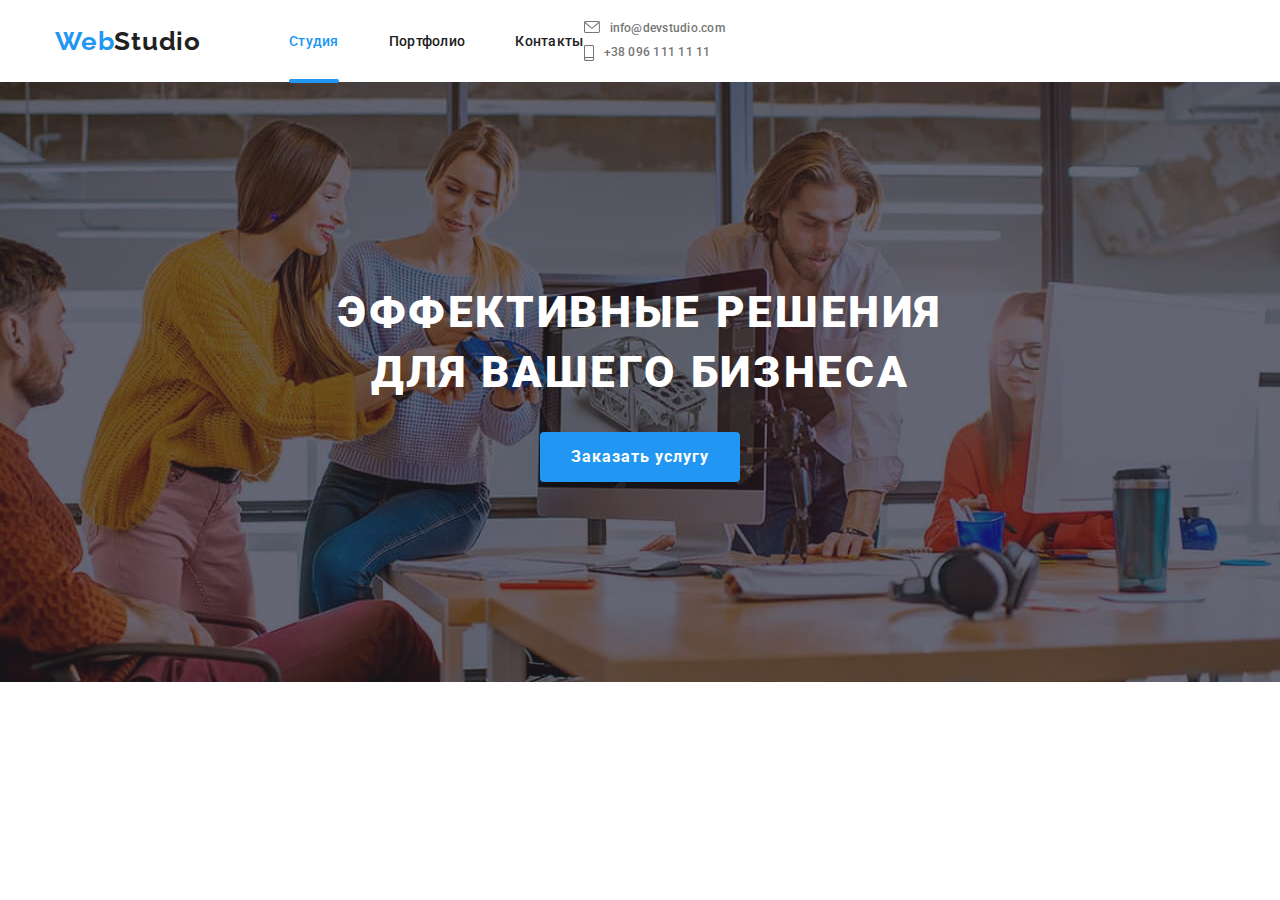
<file: index.html>
<!DOCTYPE html>
<html lang="ru">
<head>
    <meta charset="UTF-8">
    <meta http-equiv="X-UA-Compatible" content="IE=edge">
    <meta name="viewport" content="width=device-width, initial-scale=1.0">
    <link href="https://fonts.googleapis.com/css2?family=Raleway:wght@700&family=Roboto:wght@400;500;700;900&display=swap"
        rel="stylesheet">
    <title>Домашнее задание</title>
    <link rel="stylesheet" href="https://cdnjs.cloudflare.com/ajax/libs/modern-normalize/1.1.0/modern-normalize.min.css">
    <link rel="stylesheet" href="./css/main.min.css">
</head>
<body>
    <!--Шапка-->
    <header class="pege-header">
        <div class="container wrapper-content">
            <a href="" lang="en" class="logo is-open"><span class="logo__web">Web</span>Studio</a>
        <div class="mobile-menu "data-menu data-menu-open>
        
        <nav class="navigation">
            <ul class="site-nav list">
                <li class="site-nav__item"><a href="" class="site-nav__link active">Студия</a></li>
                <li class="site-nav__item"><a href="./portfolio.html" class="site-nav__link">Портфолио</a></li>
                <li class="site-nav__item"><a href="" class="site-nav__link">Контакты</a></li>
            </ul>
        </nav>
        <div class="contacts">
        <ul class="auth-nav list">
            <li class="auth-nav__item"> <a href="mailto:info@devstudio.com" class="auth-nav__link mail">
                <svg class="auth-nav__icon" width="16" height="12">
                  <use href="img/icons.svg#icon-envelope-hover"></use>
               </svg > 
                info@devstudio.com</a></li>
            <li class="auth-nav__item"> 
                <a href="tel:+380961111111" class="auth-nav__link">
                    <svg class="auth-nav__icon smartphone" width="10" height="16">
                        <use href="img/icons.svg#icon-smartphone"></use>
                    </svg>
                    +38 096 111 11 11</a>
            </li>
        </ul>
        
        <div class="header-networks">
            <ul class="header-networks__list list">
                <li class="header-networks__item">
                    <a href="" class="header-networks__link">Instagram</a>
                </li>
                <li class="header-networks__item">
                    <a href="" class="header-networks__link">Twitter</a>
                </li>
                <li class="header-networks__item">
                    <a href="" class="header-networks__link">Facebook</a>
                </li>
                <li class="header-networks__item">
                    <a href="" class="header-networks__link">LinkedIn</a>
                </li>
            </ul>
        </div>
      </div>
    </div>
    
    <button type="button" class="page-header__button" aria-expanded="false" data-menu-button data-menu-open>
        <svg width="40px" height="40px" aria-label="Переключатель мобильного меню">
            <use class="icon-cross" href="./img/icons.svg#icon-icon-cross"></use>
            <use class="icon-menu" href="./img/icons.svg#icon-menu"></use>
        </svg>
    </button>
    </div>
       
    </header>
    <!--Основной контент-->
    <main>  
        <!-- Секция герой-->
        <section class="hero  section overlay">
            <div class="container hero__container">
                <h1 class="hero__title">Эффективные решения для вашего бизнеса</h1>
                <button data-modal-open type="button" class=" btn ">Заказать услугу</button>
            </div>          
        </section> 
        <!--Секция приимущества -->
        <!-- <section class=" section">
            <div class="container">
              <ul class="list feature">
                <li class="feature__item">
                   <div class="feature__rectangle">
                       <svg class="feature__icon"width="70" height="70" >
                           <use href="img/icons.svg#icon-antenna-1"></use>
                       </svg>
                    </div>
                    <h3 class="feature__title">Внимание к деталям</h3>
                    <p class="feature__text">Идейные соображения, а также начало повседневной работы по формированию позиции.</p>
                </li>
                <li class="feature__item">
                     <div class="feature__rectangle">
                       <svg class="feature__icon" width="70" height="70">
                           <use href="img/icons.svg#icon-clock-1"></use>
                       </svg>
                    </div>
                    <h3 class="feature__title">Пунктуальность</h3>
                    <p class="feature__text">Задача организации, в особенности же рамки и место обучения кадров влечет за собой.</p>
                </li>
                <li class="feature__item">
                     <div class="feature__rectangle">
                       <svg class="feature__icon" width="70" height="70">
                           <use href="img/icons.svg#icon-diagram-1"></use>
                       </svg>
                    </div>
                    <h3 class="feature__title">Планирование</h3>
                    <p class="feature__text">Равным образом консультация с широким активом в значительной степени обуславливает.</p>
                </li>
                <li class="feature__item">
                     <div class="feature__rectangle">
                       <svg class="feature__icon" width="70" height="70">
                           <use href="img/icons.svg#icon-astronaut-1"></use>
                       </svg>
                    </div>
                    <h3 class="feature__title">Современные технологии</h3>
                    <p class="feature__text">Значимость этих проблем настолько очевидна, что реализация плановых заданий.</p>
                </li>
              </ul>
            </div>
        </section>
        <!--Чем мы занимаемся-->
        
        <!--Наша команда-->
        <!-- <section class="team section">
            <div class="container">
                <h2 class="second-title">Наша команда</h2>
                <ul class="list team__list">
                    <li class="team__card">
                        <img  src="./img/img.jpg" alt="мужчина в очках " width="100%">
                        <h3 class="team__title">Игорь Демьяненко</h3>
                        <p lang="en" class="team__text">Product Designer</p>
                        <ul class="networks list">
                            <li class="networks__item">
                                <a href="#" class="networks__link">
                                    <svg class="networks__icon" width="20" height="20">
                                        <use href="img/icons.svg#icon-instagram"></use>
                                    </svg>
                                </a>
                            </li>
                            <li class="networks__item">
                                <a href="#" class="networks__link">
                                    <svg class="networks__icon" width="20" height="20">
                                        <use  class="networks__icon" href="img/icons.svg#icon-twitter-1"></use>
                                    </svg>
                                </a>
                            </li>
                            <li class="networks__item">
                                <a href="#" class="networks__link">
                                    <svg class="networks__icon" width="20" height="20">
                                        <use href="img/icons.svg#icon-facebook-1"></use>
                                    </svg>
                                </a>
                            </li>
                            <li class="networks__item">
                                <a href="#" class="networks__link">
                                    <svg class="networks__icon" width="20" height="20">
                                        <use href="img/icons.svg#icon-linkedin-1"></use>
                                    </svg>
                                </a>
                            </li>
                        </ul>
                    </li>
                    <li class="team__card">
                        <img  src="./img/img(1).jpg" alt="женщина блондинка в очках" width="100%">
                        <h3 class="team__title">Ольга Репина</h3>
                        <p lang="en" class="team__text">Frontend Developer</p>
                        <ul class="networks list">
                            <li class="networks__item">
                                <a href="#" class="networks__link">
                                    <svg class="networks__icon" width="20" height="20">
                                        <use href="img/icons.svg#icon-instagram"></use>
                                    </svg>
                                </a>
                            </li>
                            <li class="networks__item">
                                <a href="#" class="networks__link">
                                    <svg class="networks__icon" width="20" height="20">
                                        <use href="img/icons.svg#icon-twitter-1"></use>
                                    </svg>
                                </a>
                            </li>
                            <li class="networks__item">
                                <a href="#" class="networks__link">
                                    <svg class="networks__icon" width="20" height="20">
                                        <use href="img/icons.svg#icon-facebook-1"></use>
                                    </svg>
                                </a>
                            </li>
                            <li class="networks__item">
                                <a href="#" class="networks__link">
                                    <svg class="networks__icon" width="20" height="20">
                                        <use href="img/icons.svg#icon-linkedin-1"></use>
                                    </svg>
                                </a>
                            </li>
                        </ul>
                    </li>
                    <li class="team__card">
                        <img  src="./img/img(2).jpg" alt="мужчина в сорочке" width="100%">
                        <h3 class="team__title">Николай Тарасов</h3>
                        <p lang="en" class="team__text">Marketing</p>
                        <ul class="networks list">
                            <li class="networks__item">
                                <a href="#" class="networks__link">
                                    <svg class="networks__icon" width="20" height="20">
                                        <use href="img/icons.svg#icon-instagram"></use>
                                    </svg>
                                </a>
                            </li>
                            <li class="networks__item">
                                <a href="#" class="networks__link">
                                    <svg class="networks__icon" width="20" height="20">
                                        <use class="networks-icon" href="img/icons.svg#icon-twitter-1"></use>
                                    </svg>
                                </a>
                            </li>
                            <li class="networks__item">
                                <a href="#" class="networks__link">
                                    <svg class="networks__icon" width="20" height="20">
                                        <use href="img/icons.svg#icon-facebook-1"></use>
                                    </svg>
                                </a>
                            </li>
                            <li class="networks__item">
                                <a href="#" class="networks__link">
                                    <svg class="networks__icon" width="20" height="20">
                                        <use href="img/icons.svg#icon-linkedin-1"></use>
                                    </svg>
                                </a>
                            </li>
                        </ul>
                    </li>
                    <li class="team__card">
                        <img  src="./img/img(3).jpg" alt="мужчина в очках на улице" width="100%">
                        <h3 class="team__title">Михаил Ермаков</h3>
                        <p lang="en" class="team__text">UI Designer</p>
                        <ul class="networks list">
                            <li class="networks__item">
                                <a href="#" class="networks__link">
                                    <svg class="networks__icon" width="20" height="20">
                                        <use href="img/icons.svg#icon-instagram"></use>
                                    </svg>
                                </a>
                            </li>
                            <li class="networks__item">
                                <a href="#" class="networks__link">
                                    <svg class="networks__icon" width="20" height="20">
                                        <use class="networks__icon" href="img/icons.svg#icon-twitter-1"></use>
                                    </svg>
                                </a>
                            </li>
                            <li class="networks__item">
                                <a href="#" class="networks__link">
                                    <svg class="networks__icon" width="20" height="20">
                                        <use href="img/icons.svg#icon-facebook-1"></use>
                                    </svg>
                                </a>
                            </li>
                            <li class="networks__item">
                                <a href="#" class="networks__link">
                                    <svg class="networks__icon" width="20" height="20">
                                        <use href="img/icons.svg#icon-linkedin-1"></use>
                                    </svg>
                                </a>
                            </li>
                        </ul>
                    </li>
                </ul>
            </div>            
        </section> -->
        <!-- Секция клиенты -->
        <!-- <section class="client section"> 
            <div class="container">
                <h2 class="second-title">Постоянные клиенты</h2>
                <ul class="client__list list">
                    <li class="client__item">
                        <a href="#" class="client__link" >
                            <svg class="client__icon" width="106" height="60">
                                <use href="img/icons.svg#icon-group"></use>
                            </svg>
                        </a>
                    </li>
                    <li class="client__item">
                        <a href="#" class="client__link">
                            <svg class="client__icon" width="106" height="60">
                                <use href="img/icons.svg#icon-group-1"></use>
                            </svg>
                        </a>
                    </li>
                    <li class="client__item">
                        <a href="#" class="client__link">
                            <svg class="client__icon" width="106" height="60">
                                <use href="img/icons.svg#icon-company"></use>
                            </svg>
                        </a>
                    </li>
                    <li class="client__item">
                        <a href="#" class="client__link">
                            <svg class="client__icon" width="106" height="60">
                                <use href="img/icons.svg#icon-foster-peters"></use>
                            </svg>
                        </a>
                    </li>
                    <li class="client__item">
                        <a href="#" class="client__link">
                            <svg class="client__icon" width="106" height="60">
                                <use href="img/icons.svg#icon-brend"></use>
                            </svg>
                        </a>
                    </li>
                    <li class="client__item">
                        <a href="#" class="client__link">
                            <svg class="client__icon" width="106" height="60">
                                <use href="img/icons.svg#icon-company3"></use>
                            </svg>
                        </a>
                    </li>
                </ul>
            </div>
        </section>  -->
    </main>
    <!--Подвал-->
    <!-- <footer class="footer ">
        <div class="container footer__container">
        <div class="footer__wrap">
            <a href="" lang="en" class="footer__logo logo"><span class="logo__web">Web</span>Studio</a>
            <address class="address">
                <ul class="list">
                    <li> <a href="" class="address__link address__link--color">г. Киев, пр-т Леси Украинки, 26</a></li>
                    <li> <a href="mailto:info@devstudio.com" class=" address__link address__link--font">info@devstudio.com</a></li>
                    <li> <a href="tel:+380961111111" class=" address__link address__link--font">+38 096 111 11 11</a></li>
                </ul>
            </address>
        </div>
        <div class="footer-networks">
            <h2 class="footer-networks__title">присоединяйтесь</h2>
                <ul class="footer-networks__list list">
                    <li class="footer-networks__item">
                        <a href="#" class="footer-networks__link">
                            <svg class="footer-networks__icon" width="20" height="20">
                                <use href="img/icons.svg#icon-instagram"></use>
                            </svg>
                        </a>
                    </li>
                    <li class="footer-networks__item">
                        <a href="#" class="footer-networks__link">
                            <svg class="footer-networks__icon" width="20" height="20">
                                <use href="img/icons.svg#icon-twitter-1"></use>
                            </svg>
                        </a>
                    </li>
                    <li class="footer-networks__item">
                        <a href="#" class="footer-networks__link">
                            <svg class="footer-networks__icon" width="20" height="20">
                                <use href="img/icons.svg#icon-facebook-1"></use>
                            </svg>
                        </a>
                    </li>
                    <li class="footer-networks__item">
                        <a href="#" class="footer-networks__link">
                            <svg class="footer-networks__icon" width="20" height="20">
                                <use href="img/icons.svg#icon-linkedin-1"></use>
                            </svg>
                        </a>
                    </li>
                </ul>
             </div>
             <form class="form-footer">
                 <div class="form-footer__grup">
                 <label class="form-footer__label" >
                     <span class="footer-networks__title">Подпишитесь на рассылку</span> 
                     <input type="email" name="mail-footer"  placeholder="E-mail" class="form-footer__input">
                </label>
                </div>
                 <button type="submit" class="form-footer__btn btn">
                     <svg class="form-fotter__icon">
                         <use href="img/icons.svg#icon-icon-send"></use>
                     </svg>
                      Подписаться</button>
             </form>
            </div>
    </footer>  -->
    <!-- <div data-modal class="backdrop is-hidden">
        <div class="modal">
            <button data-modal-close type="button" class="modal__button-close">
                <svg class="modal__icon" width=18px height=18px>
                    <use href="img/icons.svg#icon-icon-cross"></use>
                </svg>
            </button>
            <form class="modal-form">
                <h2 class="modal-form__title">Оставьте свои данные, мы вам перезвоним</h2>
                <div class="modal-form__grup">
                    <label for="name" class="modal-form__label">Имя</label>
                    <input type="text" name="user-name" id="name" class="modal-form__input">
                   <svg class="modal-form__icon" width="18" height="18">
                       <use href="img/icons.svg#icon-person-black-18dp-1"></use>
                   </svg>    
                </div>
                <div class="modal-form__grup">
                    <label for="phone" class="modal-form__label">Телефон</label>
                    <input type="tel" name="cell-phone" id="phone" class="modal-form__input">
                    <svg class="modal-form__icon" width="18" height="18">
                        <use href="img/icons.svg#icon-phone-black-18dp-1"></use>
                    </svg>
                </div>
                <div class="modal-form__grup">
                    <label for="mail" class="modal-form__label">Почта</label>
                    <input type="email" name="user-email" id="mail" class="modal-form__input">
                    <svg class="modal-form__icon" width="18" height="18">
                        <use href="img/icons.svg#icon-email-black-18dp-1"></use>
                    </svg>
                 </div>
                 <div class="modal-form__grup modal-form__grup--coments">
                     <label for="coment" class="modal-form__label">Комментарий</label>
                     <textarea class="modal-form__textarea" name="coments" id="coment"  rows="10" placeholder="Введите текст"></textarea>
                </div>
                <div class="checkbox">
                <label class="checkbox__label" for="conditions">
                    <input class="checkbox__input visually-hidden" type="checkbox" name="conditions" id="conditions">
                    <span class="checkbox__icon" ></span>
                    Соглашаюсь с рассылкой и принимаю 
                </label>
                    <a href="" class="checkbox__link">Условия договора</a>
                    </div>
                <button type="submit" class="modal-form__btn btn"> Отправить</button>

            </form>
        </div>
    </div> -->
    <script src="./js/modal.js"></script>
    <script src="./js/menu.js"></script>  
</body>
</html>
</file>
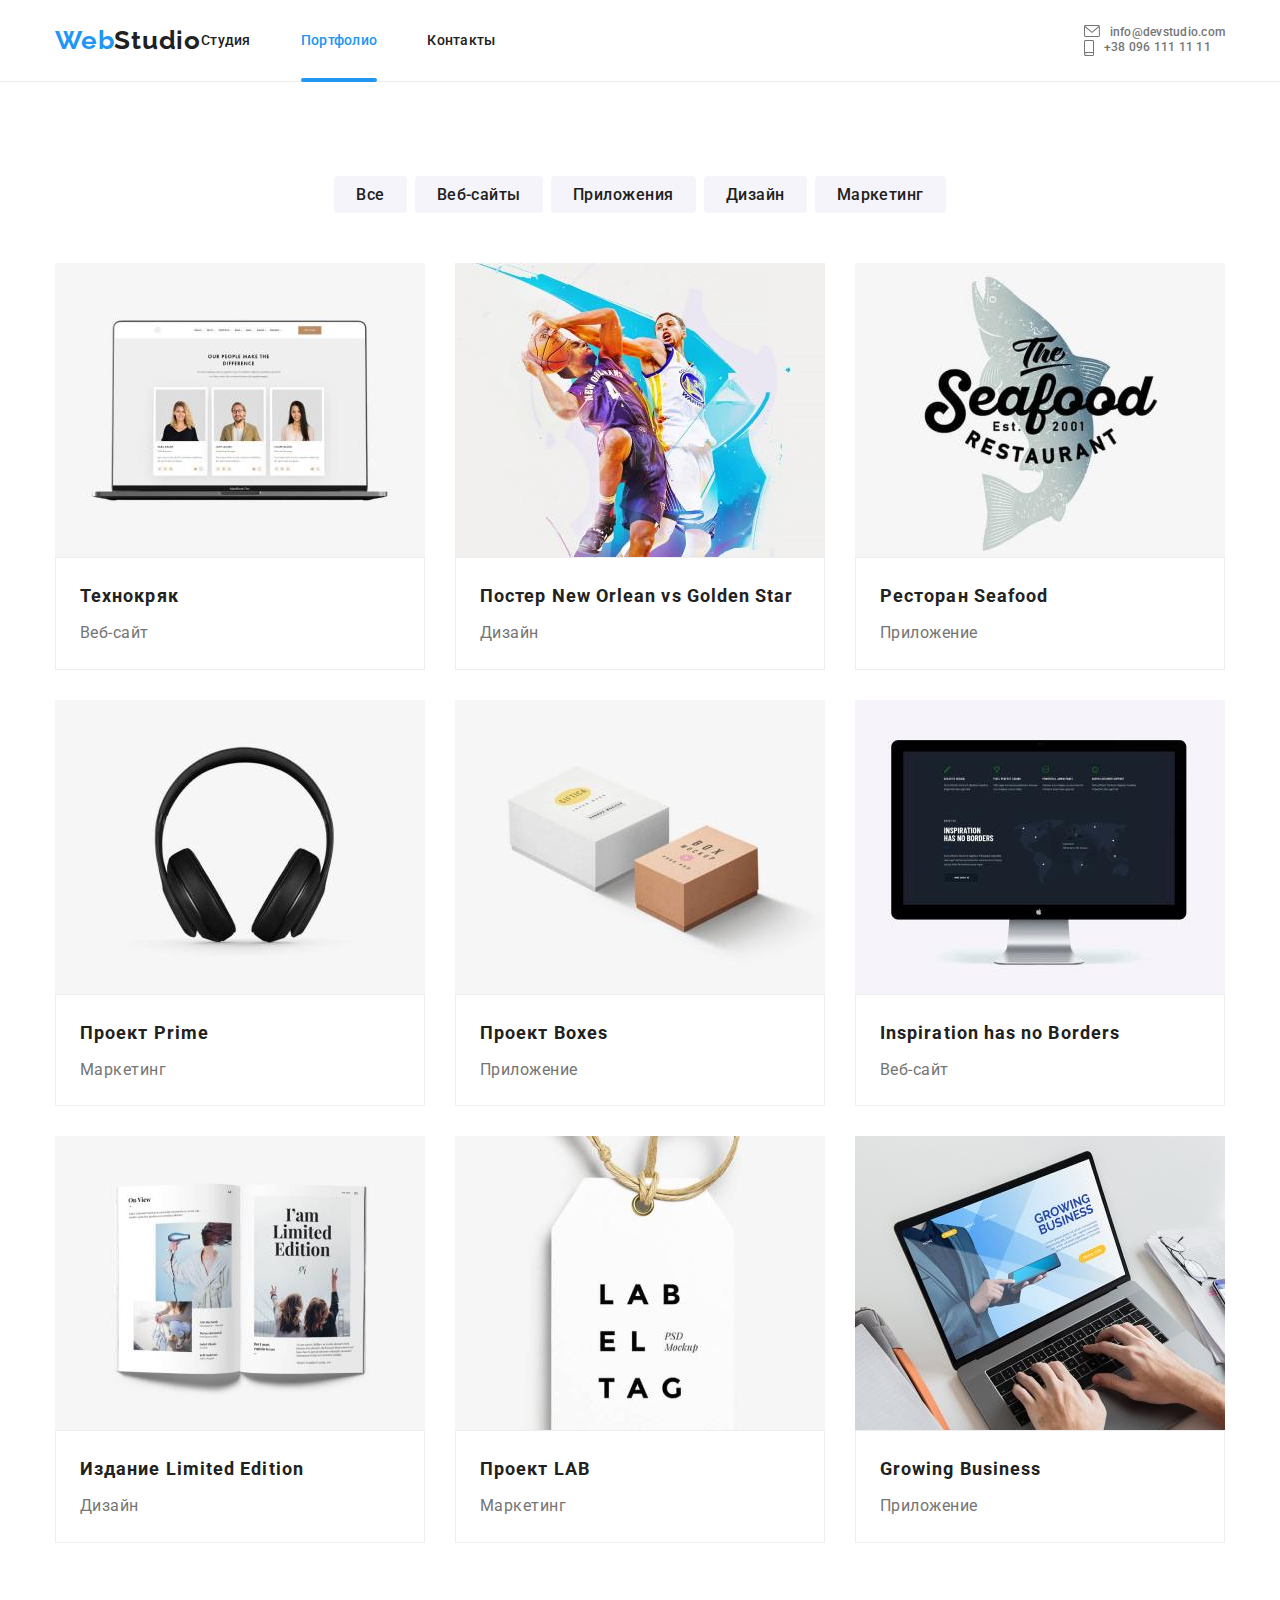
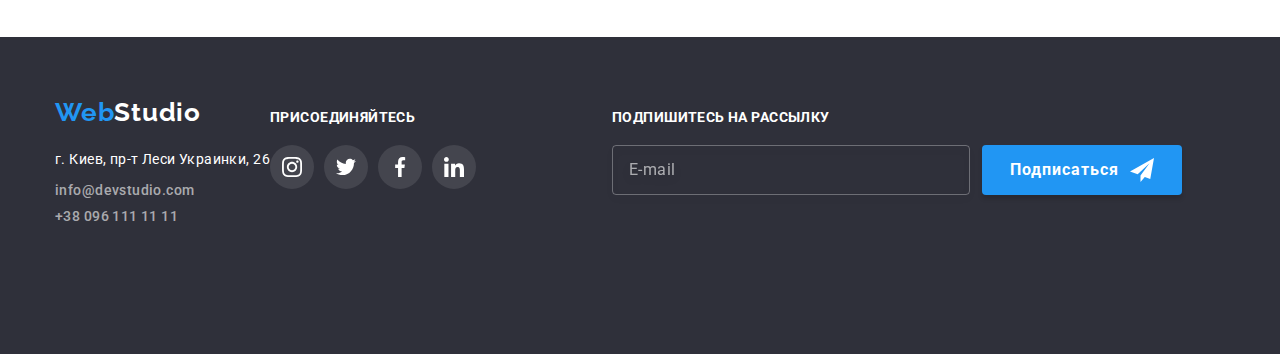
<file: portfolio.html>
<!DOCTYPE html>
<html lang="ru">

<head>
    <meta charset="UTF-8">
    <meta http-equiv="X-UA-Compatible" content="IE=edge">
    <meta name="viewport" content="width=device-width, initial-scale=1.0">
    <link href="https://fonts.googleapis.com/css2?family=Raleway:wght@700&family=Roboto:wght@400;500;700;900&display=swap"
        rel="stylesheet">
    <title>Домашнее задание</title>
    <link rel="stylesheet" href="https://cdnjs.cloudflare.com/ajax/libs/modern-normalize/1.1.0/modern-normalize.min.css">
    <link rel="stylesheet" href="./css/main.min.css">
</head>

<body>
    <!--Шапка-->
    <header class="header">
        <div class="container wrapper-content">
            <a href="" lang="en" class="logo"><span class="logo__web">Web</span>Studio</a>
            <nav>
                <ul class="site-nav list">
                    <li class="site-nav__item"><a href="./index.html" class="site-nav__link">Студия</a></li>
                    <li class="site-nav__item"><a href="./portfolio.html" class="site-nav__link active">Портфолио</a></li>
                    <li class="site-nav__item"><a href="" class="site-nav__link">Контакты</a></li>
                </ul>
            </nav>
            
            <ul class="auth-nav list">
                <li class="auth-nav__item"> 
                    <a href="mailto:info@devstudio.com" class="auth-nav__link">
                        <svg class="auth-nav__icon" width="16" height="12">
                            <use href="img/icons.svg#icon-envelope-hover"></use>
                        </svg>
                        info@devstudio.com</a></li>
                <li class="auth-nav-item">
                     <a href="tel:+380961111111" class="auth-nav__link">
                        <svg class="auth-nav__icon smartphone" width="10" height="16">
                            <use href="img/icons.svg#icon-smartphone"></use>
                        </svg>
                         +38 096 111 11 11</a></li>
            </ul>
        </div>
    </header>
    <!--Основной контент-->
    <main>
       <!-- Филтр -->
       <section class="section">
        <h1 class="visually-hidden">Портфолио</h1>
           <div class="container">
            <ul class="list filter">
                <li class="filter__item">
                    <button type="button" class="filter__button">Все</button>
                </li>
                <li class="filter__item">
                    <button type="button" class="filter__button">Веб-сайты</button>
                </li>
                <li class="filter__item">
                    <button type="button" class="filter__button">Приложения</button>
                </li>
                <li class="filter__item">
                    <button type="button" class="filter__button">Дизайн</button>
                </li>
                <li class="filter__item">
                    <button type="button" class="filter__button">Маркетинг</button>
                </li>
            </ul>
           </div>
       <!-- Проекти -->
           <div class="container">
                <ul class="list project">
                    <li class="project__item" >
                        <a href="" class="project__link"> 
                         <div class="project__img">                                 
                            <img  src="./img/img-techno.jpg" alt="открыт сайт на ноутбуке" width="370">
                            <div class="project__description">
                                <p class="project__text">Технокряк это современная площадка распространения коронавируса. Компании используют эту платформу для цифрового
                                шпионажа и атак на защищённые сервера конкурентов.</p>
                         </div>
                            </div>
                            <div class="project__card">
                                <h3 class="project__title project__title--transition">Технокряк</h3>
                                <p class="project__name project__name--transition">Веб-сайт</p>
                            </div>
                        </a>
                    </li>
                    <li class="project__item" >
                        <a href="" class="project__link">
                        <div class="project__img">
                            <img  src="./img/img-new-orlean.jpg" alt="двое мужчин играют в баскетбол" width="370">
                             <div class="project__description">
                                <p class="project__text">Технокряк это современная площадка распространения коронавируса. Компании используют эту платформу для цифрового
                                шпионажа и атак на защищённые сервера конкурентов.</p>
                            </div>
                        </div>
                           <div class="project__card">
                                <h3 lang="en" class="project__title project__title--transition">Постер New Orlean vs Golden Star</h3>
                                <p class="project__name project__name--transition">Дизайн</p>
                           </div>                       
                        </a>
                    </li>
                    <li class="project__item" >
                        <a href="" class="project__link">
                        <div class="project__img">
                            <img  src="./img/img-seafood.jpg" alt="логотип с рыбой" width="370">
                             <div class="project__description">
                                <p class="project__text">Технокряк это современная площадка распространения коронавируса. Компании используют эту платформу для цифрового
                                шпионажа и атак на защищённые сервера конкурентов.</p>
                            </div>
                        </div>
                           <div class="project__card">
                                <h3 lang="en" class="project__title project__title--transition">Ресторан Seafood</h3>
                                <p class="project__name project__name--transition">Приложение</p>
                           </div>                       
                        </a>
                    </li>
                    <li class="project__item" >
                        <a href="" class="project__link">
                        <div class="project__img">
                            <img  src="./img/img-prime.jpg" alt="наушники" width="370">
                             <div class="project__description">
                                <p class="project__text">Технокряк это современная площадка распространения коронавируса. Компании используют эту платформу для цифрового
                                шпионажа и атак на защищённые сервера конкурентов.</p>
                            </div>
                        </div>
                          <div class="project__card">
                                <h3 lang="en" class="project__title project__title--transition">Проект Prime</h3>
                                <p class="project__name project__name--transition">Маркетинг</p>
                          </div>                        
                        </a>
                    </li>
                    <li class="project__item" >
                        <a href="" class="project__link">
                        <div class="project__img">
                            <img  src="./img/img-boxes.jpg" alt="две коробки" width="370">
                             <div class="project__description">
                                <p class="project__text">Технокряк это современная площадка распространения коронавируса. Компании используют эту платформу для цифрового
                                шпионажа и атак на защищённые сервера конкурентов.</p>
                            </div>
                        </div>
                            <div class="project__card">
                                <h3 lang="en" class="project__title project__title--transition">Проект Boxes</h3>
                                <p class="project__name project__name--transition">Приложение</p>
                            </div>                        
                        </a>
                    </li>
                    <li class="project__item" >
                        <a href="" class="project__link">
                        <div class="project__img">
                            <img  src="./img/img-inspiration.jpg" alt="монитор" width="370">
                             <div class="project__description">
                                <p class="project__text">Технокряк это современная площадка распространения коронавируса. Компании используют эту платформу для цифрового
                                шпионажа и атак на защищённые сервера конкурентов.</p>
                            </div>
                        </div>
                           <div class="project__card">
                                <h3 lang="en" class="project__title project__title--transition">Inspiration has no Borders</h3>
                                <p class="project__name project__name--transition">Веб-сайт</p>
                           </div>                        
                        </a>
                    </li>
                    <li class="project__item">
                        <a href="" class="project__link">
                        <div class="project__img">
                            <img  src="./img/img-limited-edition.jpg" alt="журнал" width="370">
                             <div class="project__description">
                                <p class="project__text">Технокряк это современная площадка распространения коронавируса. Компании используют эту платформу для цифрового
                                шпионажа и атак на защищённые сервера конкурентов.</p>
                            </div>
                        </div>
                          <div  class="project__card">
                                <h3 lang="en" class="project__title project__title--transition">Издание Limited Edition</h3>
                                <p class="project__name project__name--transition">Дизайн</p>
                          </div>                            
                        </a>
                    </li>
                    <li class="project__item" >
                        <a href="" class="project__link">
                        <div class="project__img">
                            <img  src="./img/img-lab.jpg" alt="бирка снадписью" width="370">
                             <div class="project__description">
                                <p class="project__text">Технокряк это современная площадка распространения коронавируса. Компании используют эту платформу для цифрового
                                шпионажа и атак на защищённые сервера конкурентов.</p>
                            </div>
                        </div>
                           <div class="project__card">
                                <h3 lang="en" class="project__title project__title--transition">Проект LAB</h3>
                                <p class="project__name project__name--transition">Маркетинг</p>
                           </div>
                        </a>
                    </li>
                    <li class="project__item" >
                      <a href="" class="project__link">
                        <div class="project__img">
                            <img  src="./img/img-growing-business.jpg" alt="работа за ноутбуком" width="370">
                             <div class="project__description">
                                <p class="project__text">Технокряк это современная площадка распространения коронавируса. Компании используют эту платформу для цифрового
                                шпионажа и атак на защищённые сервера конкурентов.</p>
                            </div>
                        </div>
                          <div class="project__card">
                                <h3 lang="en" class="project__title project__title--transition">Growing Business</h3>
                                <p class="project__name project__name--transition">Приложение</p>
                          </div>
                        </a>
                    </li>
                </ul>
           </div>
       </section>
    </main>
    <!--Подвал-->
    <footer class="footer ">
        <div class="container footer__container">
            <div>
                <a href="" lang="en" class="footer__logo logo"><span class="logo__web">Web</span>Studio</a>
                <address class="address">
                    <ul class="list">
                        <li> <a href="" class="address__link address__link--color">г. Киев, пр-т Леси Украинки, 26</a></li>
                        <li> <a href="mailto:info@devstudio.com"
                                class=" address__link address__link--font">info@devstudio.com</a></li>
                        <li> <a href="tel:+380961111111" class=" address__link address__link--font">+38 096 111 11 11</a>
                        </li>
                    </ul>
                </address>
            </div>
            <div class="footer-networks">
                <h2 class="footer-networks__title">присоединяйтесь</h2>
                <ul class="footer-networks__list list">
                    <li class="footer-networks__item">
                        <a href="#" class="footer-networks__link">
                            <svg class="footer-networks__icon" width="20" height="20">
                                <use href="img/icons.svg#icon-instagram"></use>
                            </svg>
                        </a>
                    </li>
                    <li class="footer-networks__item">
                        <a href="#" class="footer-networks__link">
                            <svg class="footer-networks__icon" width="20" height="20">
                                <use href="img/icons.svg#icon-twitter-1"></use>
                            </svg>
                        </a>
                    </li>
                    <li class="footer-networks__item">
                        <a href="#" class="footer-networks__link">
                            <svg class="footer-networks__icon" width="20" height="20">
                                <use href="img/icons.svg#icon-facebook-1"></use>
                            </svg>
                        </a>
                    </li>
                    <li class="footer-networks__item">
                        <a href="#" class="footer-networks__link">
                            <svg class="footer-networks__icon" width="20" height="20">
                                <use href="img/icons.svg#icon-linkedin-1"></use>
                            </svg>
                        </a>
                    </li>
                </ul>
            </div>
            <form class="form-footer">
                <div class="form-footer__grup">
                    <label class="footer-networks__title" for="mail">Подпишитесь на рассылку</label>
                    <input type="email" name="mail-footer" id="mail" placeholder="E-mail" class="form-footer__input">
                </div>
                <button type="submit" class="form-footer__btn btn">
                    <svg class="form-fotter__icon">
                        <use href="img/icons.svg#icon-icon-send"></use>
                    </svg>
                    Подписаться</button>
            </form>
        </div>
    </footer>
</body>

</html>
</file>
<file: css/main.min.css>
body{font-family:"Roboto",sans-serif;background-color:#fff;color:#757575}.visually-hidden{position:absolute;width:1px;height:1px;margin:-1px;border:0;padding:0;white-space:nowrap;-webkit-clip-path:inset(100%);clip-path:inset(100%);clip:rect(0 0 0 0);overflow:hidden}h1,h2,h3,p{margin:0}img{display:block}@media screen and (min-width: 1200px){.section{padding-top:94px;padding-bottom:94px}}.list{padding:0;margin:0;list-style:none}.container{margin-left:auto;margin-right:auto;padding:0 15px}@media screen and (min-width: 480px){.container{width:480px}}@media screen and (min-width: 768px){.container{width:768px}}@media screen and (min-width: 1200px){.container{width:1200px}}.btn{font-family:Roboto,sans-serif;font-style:normal;font-weight:700;font-size:16px;line-height:calc(30 / 16);text-align:center;letter-spacing:.06em;color:#fff;cursor:pointer;width:200px;height:50px;background:#2196f3;-webkit-box-shadow:0px 4px 4px rgba(0,0,0,.15);box-shadow:0px 4px 4px rgba(0,0,0,.15);border-radius:4px;border:0;-webkit-transition-property:backgraund-image,-webkit-box-shadow;transition-property:backgraund-image,-webkit-box-shadow;transition-property:box-shadow,backgraund-image;transition-property:box-shadow,backgraund-image,-webkit-box-shadow;-webkit-transition-duration:250ms;transition-duration:250ms;-webkit-transition-timing-function:cubic-bezier(0.4, 0, 0.2, 1);transition-timing-function:cubic-bezier(0.4, 0, 0.2, 1)}.btn:hover,.btn:focus{-webkit-box-shadow:0px 4px 4px rgba(0,0,0,.15);box-shadow:0px 4px 4px rgba(0,0,0,.15);background-image:-webkit-gradient(linear, left top, right top, from(rgba(0, 0, 0, 0.15)), to(rgba(0, 0, 0, 0.15)));background-image:linear-gradient(90deg, rgba(0, 0, 0, 0.15), rgba(0, 0, 0, 0.15))}.backdrop.is-hidden{visibility:hidden;opacity:0;pointer-events:none}.backdrop{position:fixed;top:0;left:0;width:100%;height:100%;background:rgba(0,0,0,.2);opacity:1;-webkit-transition:opacity 250ms cubic-bezier(0.4, 0, 0.2, 1);transition:opacity 250ms cubic-bezier(0.4, 0, 0.2, 1)}.backdrop.is-hidden{visibility:hidden;opacity:0;pointer-events:none}.modal{position:absolute;top:50%;left:50%;-webkit-transform:translate(-50%, -50%) scale(1);transform:translate(-50%, -50%) scale(1);width:528px;height:581px;background:#fff;-webkit-box-shadow:0px 1px 3px rgba(0,0,0,.12),0px 1px 1px rgba(0,0,0,.14),0px 2px 1px rgba(0,0,0,.2);box-shadow:0px 1px 3px rgba(0,0,0,.12),0px 1px 1px rgba(0,0,0,.14),0px 2px 1px rgba(0,0,0,.2);border-radius:4px;-webkit-transition:-webkit-transform 250ms cubic-bezier(0.4, 0, 0.2, 1);transition:-webkit-transform 250ms cubic-bezier(0.4, 0, 0.2, 1);transition:transform 250ms cubic-bezier(0.4, 0, 0.2, 1);transition:transform 250ms cubic-bezier(0.4, 0, 0.2, 1), -webkit-transform 250ms cubic-bezier(0.4, 0, 0.2, 1)}.backdrop.is-hidden .modal{-webkit-transform:translate(-50%, -50%) scale(0);transform:translate(-50%, -50%) scale(0)}.modal__button-close{position:absolute;right:8px;top:8px;width:30px;height:30px;border:1px solid rgba(0,0,0,.1);border-radius:50%;background-color:#fff;cursor:pointer;display:-webkit-box;display:-ms-flexbox;display:flex;-webkit-box-pack:center;-ms-flex-pack:center;justify-content:center;-webkit-box-align:center;-ms-flex-align:center;align-items:center;-webkit-transition-property:fill;transition-property:fill;-webkit-transition-duration:250ms;transition-duration:250ms;-webkit-transition-timing-function:cubic-bezier(0.4, 0, 0.2, 1);transition-timing-function:cubic-bezier(0.4, 0, 0.2, 1)}.modal__icon{-webkit-transition-property:fill;transition-property:fill;-webkit-transition-duration:250ms;transition-duration:250ms;-webkit-transition-timing-function:cubic-bezier(0.4, 0, 0.2, 1);transition-timing-function:cubic-bezier(0.4, 0, 0.2, 1)}.modal__button-close:hover .modal__icon{fill:#2196f3}.modal-form{display:-webkit-box;display:-ms-flexbox;display:flex;-webkit-box-orient:vertical;-webkit-box-direction:normal;-ms-flex-direction:column;flex-direction:column;width:528px;margin-left:auto;margin-right:auto;padding:40px}.modal-form__title{font-weight:700;font-size:20px;line-height:calc(23 / 20);text-align:center;letter-spacing:.03em;color:#212121;margin-bottom:12px}.modal-form__grup{position:relative;display:-webkit-box;display:-ms-flexbox;display:flex;-webkit-box-orient:vertical;-webkit-box-direction:normal;-ms-flex-direction:column;flex-direction:column}.modal-form__grup--coments{margin-bottom:20px;width:100%;height:138px}.modal-form__grup+.modal-form__grup{margin-top:10px}.modal-form__label{margin-bottom:4px;font-size:12px;line-height:calc(14 / 12);letter-spacing:.03em;color:#757575}.modal-form__btn{margin-top:30px;margin-left:auto;margin-right:auto}.modal-form__input{display:block;padding-left:42px;width:448px;height:40px;border:1px solid rgba(33,33,33,.2);border-radius:4px;outline:none;-webkit-transition:border-color 250ms cubic-bezier(0.4, 0, 0.2, 1);transition:border-color 250ms cubic-bezier(0.4, 0, 0.2, 1)}.modal-form__input:focus{border-color:#2196f3}.modal-form__icon{position:absolute;top:30px;left:12px;-webkit-transition:fill 250ms cubic-bezier(0.4, 0, 0.2, 1);transition:fill 250ms cubic-bezier(0.4, 0, 0.2, 1)}.modal-form__input:focus~.modal-form__icon{fill:#2196f3}.modal-form__textarea{padding:12px;width:100%;height:120px;resize:none;border:1px solid rgba(33,33,33,.2);border-radius:4px}.modal-form__textarea::-webkit-input-placeholder{font-size:14px;line-height:calc(24 / 14);letter-spacing:.03em;color:rgba(117,117,117,.5)}.modal-form__textarea::-moz-placeholder{font-size:14px;line-height:calc(24 / 14);letter-spacing:.03em;color:rgba(117,117,117,.5)}.modal-form__textarea:-ms-input-placeholder{font-size:14px;line-height:calc(24 / 14);letter-spacing:.03em;color:rgba(117,117,117,.5)}.modal-form__textarea::-ms-input-placeholder{font-size:14px;line-height:calc(24 / 14);letter-spacing:.03em;color:rgba(117,117,117,.5)}.modal-form__textarea::placeholder{font-size:14px;line-height:calc(24 / 14);letter-spacing:.03em;color:rgba(117,117,117,.5)}.checkbox{display:-webkit-box;display:-ms-flexbox;display:flex;-webkit-box-pack:center;-ms-flex-pack:center;justify-content:center;-webkit-box-align:center;-ms-flex-align:center;align-items:center}.checkbox__label{margin-right:9px;display:-webkit-box;display:-ms-flexbox;display:flex;-webkit-box-pack:center;-ms-flex-pack:center;justify-content:center;-webkit-box-align:center;-ms-flex-align:center;align-items:center;font-size:14px;line-height:calc(24 / 14);letter-spacing:.03em;color:#757575}.checkbox__link{font-size:14px;line-height:calc(24 / 14);letter-spacing:.03em;color:#2196f3}.checkbox__icon{margin-right:9px;width:16px;height:15px;border-radius:2px;background-color:#fff;border:1px solid #212121;-webkit-transition-property:border-color,backgraund-image,background-color,background-origin,background-size,background-repeat;transition-property:border-color,backgraund-image,background-color,background-origin,background-size,background-repeat;-webkit-transition-duration:250ms;transition-duration:250ms;-webkit-transition-timing-function:cubic-bezier(0.4, 0, 0.2, 1);transition-timing-function:cubic-bezier(0.4, 0, 0.2, 1)}.checkbox__input:checked+.checkbox__icon{border-color:#2196f3;background-color:#2196f3;background-image:url(../img/icon-check1.svg);background-size:contain;background-origin:border-box;background-repeat:no-repeat}.header{border-bottom:1px solid #ececec}.wrapper-content{display:-webkit-box;display:-ms-flexbox;display:flex;-webkit-box-align:center;-ms-flex-align:center;align-items:center}@media screen and (max-width: 767px){.wrapper-content{-webkit-box-pack:justify;-ms-flex-pack:justify;justify-content:space-between;padding:12px}}.logo{font-family:"Raleway",sans-serif;font-weight:700;font-size:26px;line-height:1.2;text-decoration:none;letter-spacing:.03em;color:#212121;-webkit-transition:color 250ms cubic-bezier(0.4, 0, 0.2, 1);transition:color 250ms cubic-bezier(0.4, 0, 0.2, 1)}.logo__web{color:#2196f3}.logo:hover,.logo:focus{color:#2196f3}@media screen and (min-width: 768px){.site-nav{display:-webkit-box;display:-ms-flexbox;display:flex}}@media screen and (max-width: 767px){.site-nav__item:not(:last-child){margin-bottom:30px}}@media screen and (min-width: 768px){.site-nav__item:not(:last-child){margin-right:50px}}.auth-nav__item:not(:first-child){margin-bottom:30px}@media screen and (min-width: 768px){.auth-nav__item:not(:first-child){margin-top:10px;margin-bottom:0}}.auth-nav{display:-webkit-box;display:-ms-flexbox;display:flex;-webkit-box-orient:vertical;-webkit-box-direction:reverse;-ms-flex-direction:column-reverse;flex-direction:column-reverse}@media screen and (min-width: 768px){.auth-nav{padding-top:21px;padding-bottom:21px;margin-left:auto;-webkit-box-orient:vertical;-webkit-box-direction:normal;-ms-flex-direction:column;flex-direction:column}}.auth-nav__icon{margin-right:10px;-webkit-box-align:center;-ms-flex-align:center;align-items:center;fill:currentColor}@media screen and (max-width: 767px){.auth-nav__icon{display:none}}.site-nav__link,.auth-nav__link{display:block;font-weight:500;text-decoration:none;letter-spacing:.02em;color:var(--primary-text-color);-webkit-transition:color var(--timing) var(--timing-function);transition:color var(--timing) var(--timing-function)}.site-nav__link{font-size:40px;line-height:calc(47 / 40)}@media screen and (min-width: 768px){.site-nav__link{font-size:14px;line-height:1.2;padding-top:32px;padding-bottom:32px}}.auth-nav__link{font-size:34px;line-height:calc(40 / 34)}@media screen and (min-width: 768px){.auth-nav__link{display:-webkit-box;display:-ms-flexbox;display:flex;font-size:12px;line-height:1.2}}.mail{font-size:24px;line-height:calc(28 / 24)}@media screen and (min-width: 768px){.mail{font-size:12px;line-height:1.2}}.site-nav__link{color:#212121}.site-nav__link:hover,.site-nav__link:focus,.auth-nav__link:hover,.auth-nav__link:focus{color:#2196f3}.active{position:relative;color:#2196f3}@media screen and (min-width: 768px){.active::after{position:absolute;width:100%;height:4px;left:0;bottom:-1px;content:"";background-color:#2196f3;border-radius:2px}}.pege-header{position:relative}@media screen and (max-width: 767px){.mobile-menu{display:none;position:absolute;top:0;left:0;width:100%;height:100vh;overflow-y:scroll;z-index:4;background-color:#f5f4fa;padding:48px 40px}.mobile-menu.is-open{display:block}}@media screen and (max-width: 767px)and (max-width: 767px){.mobile-menu.is-open{display:-webkit-box;display:-ms-flexbox;display:flex;-webkit-box-orient:vertical;-webkit-box-direction:normal;-ms-flex-direction:column;flex-direction:column;-webkit-box-pack:justify;-ms-flex-pack:justify;justify-content:space-between}}@media screen and (min-width: 768px){.mobile-menu{display:-webkit-box;display:-ms-flexbox;display:flex;-webkit-box-align:center;-ms-flex-align:center;align-items:center;margin-left:88px}}.page-header__button{border:none;cursor:pointer;z-index:5;background-color:transparent}@media screen and (min-width: 768px){.page-header__button{display:none}}.icon-cross{fill:#000;-webkit-transition:fill 250ms cubic-bezier(0.4, 0, 0.2, 1);transition:fill 250ms cubic-bezier(0.4, 0, 0.2, 1)}.page-header__button:hover .icon-cross,.page-header__button:focus .icon-cross{fill:#2196f3}.page-header__button .icon-cross{display:none}.page-header__button.is-open .icon-cross{display:block}@media screen and (min-width: 768px){.icon-cross{display:none}}.icon-menu{fill:#000;-webkit-transition:fill 250ms cubic-bezier(0.4, 0, 0.2, 1);transition:fill 250ms cubic-bezier(0.4, 0, 0.2, 1)}.page-header__button:hover .icon-menu,.page-header__button:focus .icon-menu{fill:#2196f3}.page-header__button.is-open .icon-menu{display:none}@media screen and (min-width: 768px){.icon-menu{display:none}}.header-networks{margin-top:64px}@media screen and (min-width: 768px){.header-networks{display:none}}.header-networks__list{display:-webkit-box;display:-ms-flexbox;display:flex;-ms-flex-wrap:wrap;flex-wrap:wrap}.header-networks__item{position:relative;font-size:18px;font-weight:500;line-height:1.22;letter-spacing:.02em;color:#2196f3;margin:10px}.header-networks__link{color:inherit;text-decoration:none;margin-right:10px}.header-networks__item:not(:last-child)::after{position:absolute;top:50%;left:100%;-webkit-transform:translateY(-50%);transform:translateY(-50%);content:"";display:inline-block;width:1px;height:24px;margin-right:10px;border:none;background-color:rgba(33,33,33,.2)}.overlay{margin-left:auto;margin-right:auto;background-image:-webkit-gradient(linear, left top, right top, from(rgba(47, 48, 58, 0.4)), to(rgba(47, 48, 58, 0.4))),url(../img/img-bg-hero.jpg);background-image:linear-gradient(90deg, rgba(47, 48, 58, 0.4), rgba(47, 48, 58, 0.4)),url(../img/img-bg-hero.jpg);background-repeat:no-repeat;background-size:cover;background-position:center}@media screen and (min-width: 1200px){.overlay{max-width:1600px;min-height:600px}}.hero{background-color:#2f303a;text-align:center}@media screen and (min-width: 320px){.hero{padding-top:118px;padding-bottom:118px}}@media screen and (min-width: 1200px){.hero{padding-top:200px;padding-bottom:200px}}.hero__title{margin-left:auto;margin-right:auto;margin-bottom:30px;font-weight:900;font-size:26px;line-height:calc(42 / 26);letter-spacing:.06em;text-transform:uppercase;color:#fff}@media screen and (min-width: 480px){.hero__title{max-width:360px}}@media screen and (min-width: 1200px){.hero__title{max-width:700px;font-size:44px;line-height:calc(60 / 44)}}@media screen and (min-width: 480px){.feature{padding-top:60px;padding-bottom:60px}}@media screen and (max-width: 1200px){.feature{display:-webkit-box;display:-ms-flexbox;display:flex;-ms-flex-wrap:wrap;flex-wrap:wrap}}@media screen and (min-width: 1200px){.feature{padding-top:0;padding-bottom:0;display:-webkit-box;display:-ms-flexbox;display:flex}}.feature__rectangle{display:-webkit-box;display:-ms-flexbox;display:flex;-webkit-box-pack:center;-ms-flex-pack:center;justify-content:center;-webkit-box-align:center;-ms-flex-align:center;align-items:center;margin-bottom:30px;width:100%;height:120px;background:#f5f4fa;border-radius:4px}.feature__title{margin-top:0;margin-bottom:10px;font-size:14px;line-height:1.1;letter-spacing:.03em;text-transform:uppercase;color:#212121}.feature__text{font-size:14px;line-height:1.7;letter-spacing:.03em}.feature__item{width:100%}.feature__item:not(:last-child){margin-bottom:30px}@media screen and (min-width: 768px){.feature__item{width:calc((100% - 30px) / 2);margin-right:30px}.feature__item:nth-child(2n){margin-right:0px}.feature__item:nth-last-child(-n+2){margin-bottom:0}}@media screen and (min-width: 1200px){.feature__item{width:270px}.feature__item:nth-child(n){margin-bottom:0}.feature__item:not(:last-child){margin-right:30px}}.second-section{padding-bottom:94px}@media screen and (max-width: 1199px){.second-section{display:none}}.second{display:-webkit-box;display:-ms-flexbox;display:flex}.second-title{margin-bottom:30px;font-size:28px;line-height:calc(33 / 28);text-align:center;letter-spacing:.03em;color:#212121}@media screen and (min-width: 1200px){.second-title{font-size:36px;line-height:1.2;margin-bottom:50px}}.second__text{position:absolute;left:83px;bottom:27px;font-weight:700;font-size:14px;line-height:calc(16 / 14);letter-spacing:.03em;text-transform:uppercase;color:#fff}.second__item{position:relative}.second__item+.second__item{margin-left:30px}.second__label{position:relative}.second__label::before{position:absolute;width:100%;height:70px;left:0;bottom:0;content:"";background-color:rgba(47,48,58,.8)}.team{background-color:#f5f4fa}@media screen and (max-width: 1199px){.team{padding-top:60px;padding-bottom:60px}}@media screen and (min-width: 480px){.team__list{display:block}}@media screen and (min-width: 768px){.team__list{display:-webkit-box;display:-ms-flexbox;display:flex;-ms-flex-wrap:wrap;flex-wrap:wrap}}@media screen and (min-width: 1200px){.team__list{display:-webkit-box;display:-ms-flexbox;display:flex}}.team__title{margin-top:30px;margin-bottom:10px;font-weight:500;font-size:16px;line-height:1.2;text-align:center;letter-spacing:.03em;color:#212121}.team__text{margin-bottom:0;font-size:16px;line-height:1.2;text-align:center;letter-spacing:.03em}.team__card{padding-bottom:30px;-webkit-box-shadow:0px 1px 3px rgba(0,0,0,.12),0px 1px 1px rgba(0,0,0,.14),0px 2px 1px rgba(0,0,0,.2);box-shadow:0px 1px 3px rgba(0,0,0,.12),0px 1px 1px rgba(0,0,0,.14),0px 2px 1px rgba(0,0,0,.2);border-radius:0px 0px 4px 4px;background-color:#fff;width:100%}.team__card:not(:last-child){margin-bottom:30px}@media screen and (min-width: 768px){.team__card{width:calc((100% - 30px) / 2);margin-right:30px}.team__card:nth-child(2n){margin-right:0px}.team__card:nth-last-child(-n+2){margin-bottom:0}}@media screen and (min-width: 1200px){.team__card{width:270px}.team__card:nth-child(n){margin-bottom:0}.team__card:not(:last-child){margin-right:30px}}.networks{display:-webkit-box;display:-ms-flexbox;display:flex;-webkit-box-pack:center;-ms-flex-pack:center;justify-content:center;margin-top:16px}.networks__link{display:-webkit-box;display:-ms-flexbox;display:flex;-webkit-box-pack:center;-ms-flex-pack:center;justify-content:center;-webkit-box-align:center;-ms-flex-align:center;align-items:center;border-radius:50%;width:44px;height:44px;text-decoration:none;color:#afb1b8;background-color:#fff;-webkit-transition-property:background-color;transition-property:background-color;-webkit-transition-duration:250ms;transition-duration:250ms;-webkit-transition-timing-function:cubic-bezier(0.4, 0, 0.2, 1);transition-timing-function:cubic-bezier(0.4, 0, 0.2, 1)}.networks__link:hover,.networks__link:focus{background-color:#2196f3}.networks__item:not(:last-child){margin-right:10px}.networks__icon{fill:currentColor;-webkit-transition-property:background-color;transition-property:background-color;-webkit-transition-duration:250ms;transition-duration:250ms;-webkit-transition-timing-function:cubic-bezier(0.4, 0, 0.2, 1);transition-timing-function:cubic-bezier(0.4, 0, 0.2, 1)}.networks__link:hover .networks__icon,.networks__link:focus .networks__icon{fill:#fff}.footer-networks{padding-top:12px;margin-left:auto;margin-right:auto;margin-bottom:60px}@media screen and (min-width: 768px){.footer-networks{margin:0}}@media screen and (min-width: 1200px){.footer-networks{margin-right:93px}}.footer-networks__title{margin-bottom:20px;font-weight:700;font-size:14px;line-height:16px;letter-spacing:.03em;text-transform:uppercase;color:#fff;text-align:center;margin-left:auto;margin-right:auto}@media screen and (min-width: 1200px){.footer-networks__title{text-align:start;margin-left:0;margin-right:0;display:block;max-width:350px}}.footer-networks__list{display:-webkit-box;display:-ms-flexbox;display:flex;-webkit-box-pack:center;-ms-flex-pack:center;justify-content:center}@media screen and (min-width: 1200px){.footer-networks__list{-webkit-box-pack:start;-ms-flex-pack:start;justify-content:flex-start}}.footer-networks__item:not(:last-child){margin-right:10px}.footer-networks__icon{fill:currentColor}.footer-networks__link{display:-webkit-box;display:-ms-flexbox;display:flex;-webkit-box-pack:center;-ms-flex-pack:center;justify-content:center;-webkit-box-align:center;-ms-flex-align:center;align-items:center;border-radius:50%;width:44px;height:44px;text-decoration:none;color:#fff;background-color:rgba(255,255,255,.1);-webkit-transition:background-color 250ms cubic-bezier(0.4, 0, 0.2, 1);transition:background-color 250ms cubic-bezier(0.4, 0, 0.2, 1)}.footer-networks__link:hover,.footer-networks__link:focus{background-color:#2196f3}@media screen and (max-width: 1199px){.client{padding-top:60px;padding-bottom:60px}}.client__list{display:-webkit-box;display:-ms-flexbox;display:flex;margin:-15px;-ms-flex-wrap:wrap;flex-wrap:wrap}@media screen and (min-width: 1200px){.client__list{-webkit-box-pack:center;-ms-flex-pack:center;justify-content:center}}.client__icon{fill:currentColor;-webkit-transition:color 250ms cubic-bezier(0.4, 0, 0.2, 1);transition:color 250ms cubic-bezier(0.4, 0, 0.2, 1)}.client__item{width:calc((100% - 60px) / 2);height:92px;margin:15px}@media screen and (min-width: 768px){.client__item{width:calc((100% - 90px) / 3)}}@media screen and (min-width: 1200px){.client__item{width:calc((100% - 180px) / 6)}}.client__link{display:-webkit-inline-box;display:-ms-inline-flexbox;display:inline-flex;-webkit-box-pack:center;-ms-flex-pack:center;justify-content:center;-webkit-box-align:center;-ms-flex-align:center;align-items:center;width:100%;height:92px;border:1px solid #afb1b8;border-radius:4px;color:#afb1b8;-webkit-transition:background-color 250ms cubic-bezier(0.4, 0, 0.2, 1),border-color 250ms cubic-bezier(0.4, 0, 0.2, 1);transition:background-color 250ms cubic-bezier(0.4, 0, 0.2, 1),border-color 250ms cubic-bezier(0.4, 0, 0.2, 1)}.client__link:focus,.client__link:hover{color:#2196f3;border-color:#2196f3}.filter{display:-webkit-box;display:-ms-flexbox;display:flex;-webkit-box-pack:center;-ms-flex-pack:center;justify-content:center;margin-bottom:50px}.filter__item:not(:last-child){margin-right:8px}.filter__button{display:inline-block;padding:6px 22px;font-family:"Roboto",sans-serif;font-weight:500;font-size:16px;line-height:1.6;text-align:center;letter-spacing:.03em;cursor:pointer;border-radius:4px;border:0;background:#f5f4fa;color:#212121;-webkit-transition:background-color 250ms cubic-bezier(0.4, 0, 0.2, 1),color 250ms cubic-bezier(0.4, 0, 0.2, 1),-webkit-box-shadow 250ms cubic-bezier(0.4, 0, 0.2, 1);transition:background-color 250ms cubic-bezier(0.4, 0, 0.2, 1),color 250ms cubic-bezier(0.4, 0, 0.2, 1),-webkit-box-shadow 250ms cubic-bezier(0.4, 0, 0.2, 1);transition:background-color 250ms cubic-bezier(0.4, 0, 0.2, 1),color 250ms cubic-bezier(0.4, 0, 0.2, 1),box-shadow 250ms cubic-bezier(0.4, 0, 0.2, 1);transition:background-color 250ms cubic-bezier(0.4, 0, 0.2, 1),color 250ms cubic-bezier(0.4, 0, 0.2, 1),box-shadow 250ms cubic-bezier(0.4, 0, 0.2, 1),-webkit-box-shadow 250ms cubic-bezier(0.4, 0, 0.2, 1)}.filter__button:hover,.filter__button:focus{color:#fff;background-color:#2196f3;-webkit-box-shadow:0px 3px 1px rgba(0,0,0,.1),0px 1px 2px rgba(0,0,0,.08),0px 2px 2px rgba(0,0,0,.12);box-shadow:0px 3px 1px rgba(0,0,0,.1),0px 1px 2px rgba(0,0,0,.08),0px 2px 2px rgba(0,0,0,.12)}.project{display:-webkit-box;display:-ms-flexbox;display:flex;-ms-flex-wrap:wrap;flex-wrap:wrap}.project__img{position:relative;overflow:hidden}.project__card{margin:0;padding:20px 24px;border:1px solid #eee}.project .project__text{padding:63px 24px;font-size:18px;line-height:calc(28 / 18);letter-spacing:.03em;color:#f5f4fa}.project__title{margin-bottom:4px;font-size:18px;line-height:2;max-width:370px;letter-spacing:.06em;color:#212121}.project__name{font-size:16px;line-height:1.9;max-width:370px;letter-spacing:.03em;color:#757575}.project__item{margin-right:30px;margin-bottom:30px;width:calc((100% - 60px) / 3)}.project__item:nth-child(3n){margin-right:0px}.project__item:nth-last-child(-n+3){margin-bottom:0}.project__link{text-decoration:none;display:inline-block;-webkit-transition:-webkit-box-shadow 250ms cubic-bezier(0.4, 0, 0.2, 1);transition:-webkit-box-shadow 250ms cubic-bezier(0.4, 0, 0.2, 1);transition:box-shadow 250ms cubic-bezier(0.4, 0, 0.2, 1);transition:box-shadow 250ms cubic-bezier(0.4, 0, 0.2, 1), -webkit-box-shadow 250ms cubic-bezier(0.4, 0, 0.2, 1)}.project__link:focus,.project__link:hover{-webkit-box-shadow:0px 1px 1px rgba(0,0,0,.12),0px 4px 4px rgba(0,0,0,.06),1px 4px 6px rgba(0,0,0,.16);box-shadow:0px 1px 1px rgba(0,0,0,.12),0px 4px 4px rgba(0,0,0,.06),1px 4px 6px rgba(0,0,0,.16)}.project__description{position:absolute;left:0;bottom:0;pointer-events:none;width:370px;height:294px;background:rgba(33,150,243,.9);-webkit-transition:-webkit-transform 250ms cubic-bezier(0.4, 0, 0.2, 1);transition:-webkit-transform 250ms cubic-bezier(0.4, 0, 0.2, 1);transition:transform 250ms cubic-bezier(0.4, 0, 0.2, 1);transition:transform 250ms cubic-bezier(0.4, 0, 0.2, 1), -webkit-transform 250ms cubic-bezier(0.4, 0, 0.2, 1);-webkit-transform:translateY(100%);transform:translateY(100%)}.project__link:focus .project__description,.project__link:hover .project__description{-webkit-transform:translateY(0);transform:translateY(0)}.project__title--transition,.project__name--transition{-webkit-transition:color 250ms cubic-bezier(0.4, 0, 0.2, 1);transition:color 250ms cubic-bezier(0.4, 0, 0.2, 1)}.project__title--transition:hover,.project__name--transition:hover{color:#2196f3}.footer{padding-top:60px;padding-bottom:60px;background-color:#2f303a}@media screen and (min-width: 768px){.footer__container{display:-webkit-box;display:-ms-flexbox;display:flex;-ms-flex-wrap:wrap;flex-wrap:wrap}}.footer__logo{display:inline-block;margin-bottom:20px;margin-left:auto;margin-right:auto;color:#fff}.footer__wrap{text-align:center}@media screen and (min-width: 768px){.footer__wrap{padding-left:76px;margin-right:165px}}@media screen and (min-width: 1200px){.footer__wrap{padding-left:0;margin-right:70px;text-align:start}}.address{margin-bottom:60px}.address__link{display:inline-block;margin-bottom:9px;font-style:normal;font-size:14px;line-height:1.7;letter-spacing:.03em;text-decoration:none;-webkit-transition:color 250ms cubic-bezier(0.4, 0, 0.2, 1);transition:color 250ms cubic-bezier(0.4, 0, 0.2, 1)}.address__link--color{color:#fff}.address__link--font{font-weight:500;line-height:1.2;color:rgba(255,255,255,.6)}.address__link:not(:last-child){margin-bottom:9px}.address__link:hover,.address__link:focus{color:#2196f3}.form-footer{padding-top:12px;text-align:center}@media screen and (min-width: 768px){.form-footer{margin-left:auto;margin-right:auto}}@media screen and (min-width: 1200px){.form-footer{display:-webkit-inline-box;display:-ms-inline-flexbox;display:inline-flex}}.form-footer__label{display:inline-block}@media screen and (min-width: 1200px){.form-footer__label{display:-webkit-box;display:-ms-flexbox;display:flex;-webkit-box-orient:vertical;-webkit-box-direction:normal;-ms-flex-direction:column;flex-direction:column}}.form-footer__grup{display:block;margin-left:auto;margin-right:auto;width:100%}@media screen and (min-width: 1200px){.form-footer__grup{margin:0;width:-webkit-max-content;width:-moz-max-content;width:max-content}}.form-footer__input{padding:15px 16px;margin-top:20px;margin-bottom:20px;width:100%;max-width:450px;height:50px;color:#fff;border:1px solid rgba(255,255,255,.3);-webkit-filter:drop-shadow(0px 4px 4px rgba(0, 0, 0, 0.15));filter:drop-shadow(0px 4px 4px rgba(0, 0, 0, 0.15));border-radius:4px;background-color:transparent;outline:none;-webkit-transition:border-color 250ms cubic-bezier(0.4, 0, 0.2, 1);transition:border-color 250ms cubic-bezier(0.4, 0, 0.2, 1)}@media screen and (min-width: 1200px){.form-footer__input{width:358px;margin:0 12px 0 0}}.form-footer__input:focus{border-color:#2196f3}.form-footer__input::-webkit-input-placeholder{font-size:16px;line-height:calc(20 / 16);letter-spacing:.03em;color:rgba(255,255,255,.6)}.form-footer__input::-moz-placeholder{font-size:16px;line-height:calc(20 / 16);letter-spacing:.03em;color:rgba(255,255,255,.6)}.form-footer__input:-ms-input-placeholder{font-size:16px;line-height:calc(20 / 16);letter-spacing:.03em;color:rgba(255,255,255,.6)}.form-footer__input::-ms-input-placeholder{font-size:16px;line-height:calc(20 / 16);letter-spacing:.03em;color:rgba(255,255,255,.6)}.form-footer__input::placeholder{font-size:16px;line-height:calc(20 / 16);letter-spacing:.03em;color:rgba(255,255,255,.6)}.form-footer__btn{position:relative;text-align:start;padding:10px 28px}@media screen and (min-width: 1200px){.form-footer__btn{margin-top:36px}}.form-fotter__icon{display:block;position:absolute;top:13px;right:28px;width:24px;height:24px}/*# sourceMappingURL=main.min.css.map */
</file>
